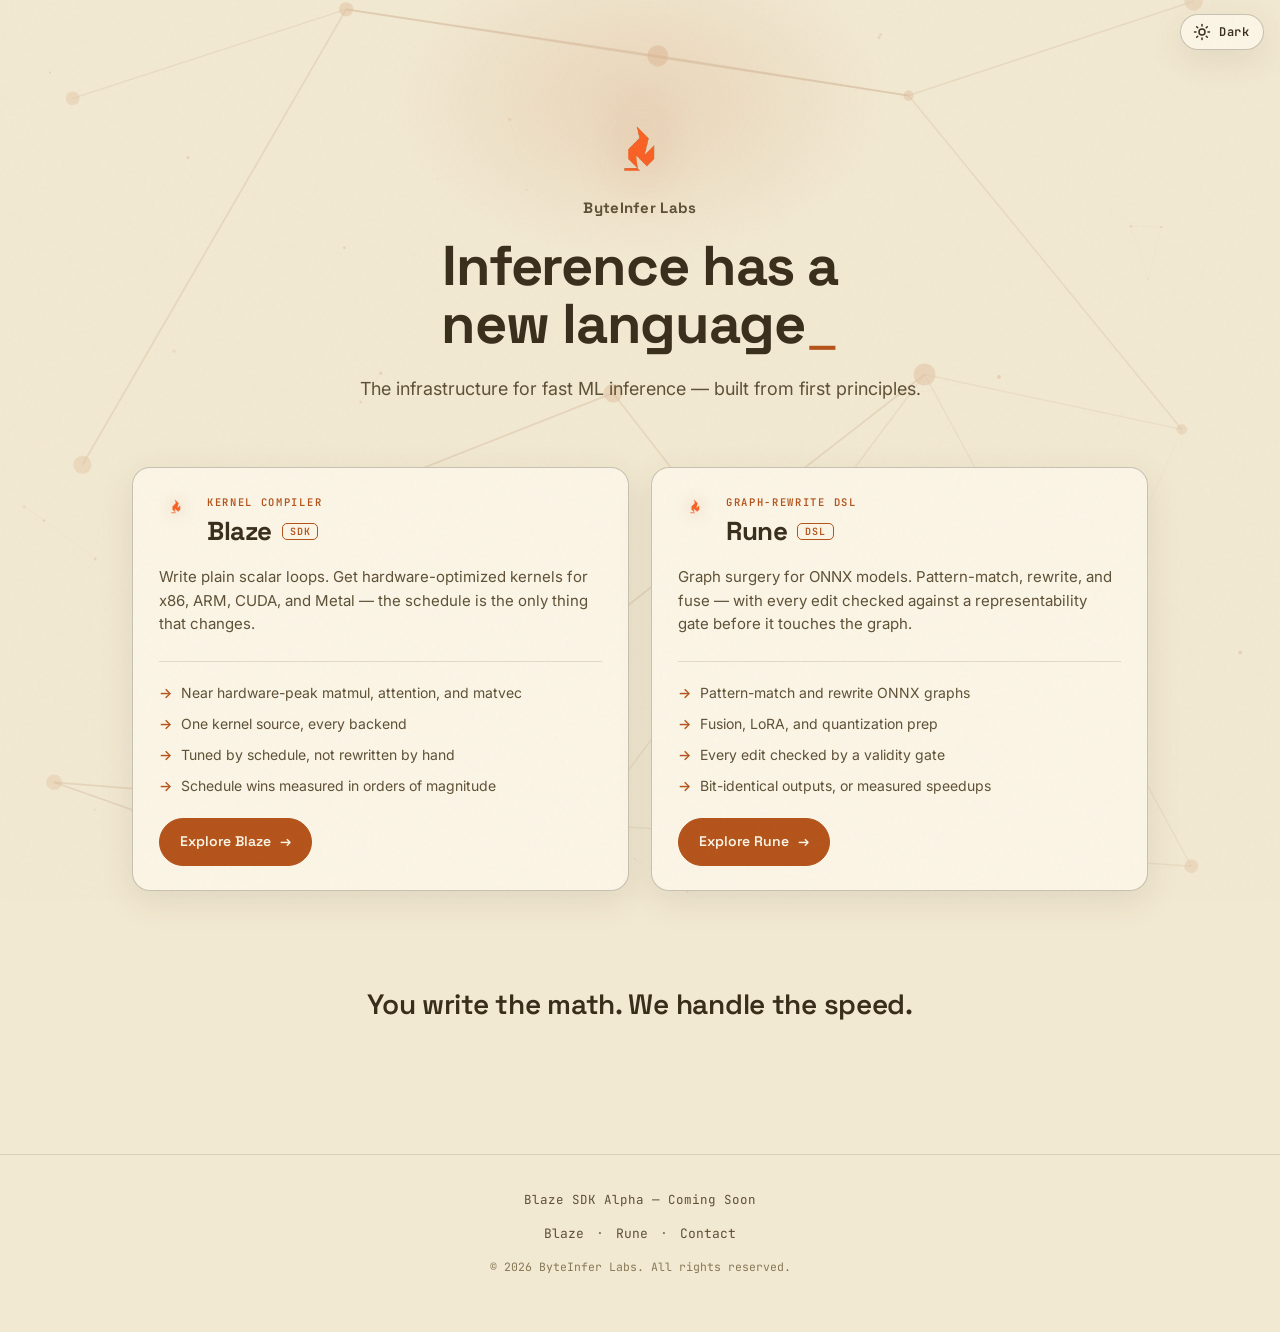
<file: index.html>
<!DOCTYPE html>
<html lang="en">
<head>
    <meta charset="UTF-8">
    <meta name="viewport" content="width=device-width, initial-scale=1.0">
    <title>ByteInfer Labs — Fast ML Inference, Built from First Principles</title>
    <meta name="description" content="ByteInfer Labs — the infrastructure for fast ML inference, built from first principles. Home of the Blaze kernel compiler and the Rune graph-rewrite DSL.">
    <script>try{if((localStorage.getItem('byteinfer-theme')||'light')==='dark')document.documentElement.setAttribute('data-theme','dark');}catch(e){}</script>
    <link rel="preconnect" href="https://fonts.googleapis.com">
    <link rel="preconnect" href="https://fonts.gstatic.com" crossorigin>
    <link href="https://fonts.googleapis.com/css2?family=JetBrains+Mono:wght@300;400;500;600&family=Inter:wght@300;400;500;600;700;800&family=Space+Grotesk:wght@400;500;600;700&display=swap" rel="stylesheet">
    <link rel="stylesheet" href="styles.css">
</head>
<body>
    <button id="theme-toggle" type="button" aria-label="Toggle color theme" title="Toggle light / dark">
        <svg class="ic-sun" viewBox="0 0 24 24" width="18" height="18" fill="none" stroke="currentColor" stroke-width="2" stroke-linecap="round" stroke-linejoin="round"><circle cx="12" cy="12" r="4"></circle><path d="M12 2v2M12 20v2M4.9 4.9l1.4 1.4M17.7 17.7l1.4 1.4M2 12h2M20 12h2M4.9 19.1l1.4-1.4M17.7 6.3l1.4-1.4"></path></svg>
        <svg class="ic-moon" viewBox="0 0 24 24" width="18" height="18" fill="none" stroke="currentColor" stroke-width="2" stroke-linecap="round" stroke-linejoin="round"><path d="M21 12.8A9 9 0 1 1 11.2 3a7 7 0 0 0 9.8 9.8z"></path></svg>
        <span class="tlbl">Dark</span>
    </button>

    <div class="noise-overlay"></div>
    <canvas id="graph-canvas"></canvas>
    <canvas id="neural-canvas"></canvas>

    <!-- Hero -->
    <section class="hero">
        <div class="hero-content">
            <div class="logo-container">
                <img src="flame-transparent.png" alt="" class="flame">
            </div>
            <h2 class="brand-name">ByteInfer Labs</h2>
            <h1 class="tagline">Inference has a new language<span class="cursor">_</span></h1>
            <p class="subtitle">The infrastructure for fast ML inference — built from first principles.</p>
        </div>
    </section>

    <!-- Products -->
    <section class="product-section">
        <div class="product-grid">
            <!-- Blaze -->
            <div class="product-card">
                <div class="product-card-inner">
                    <div class="product-header">
                        <img src="flame-transparent.png" alt="" class="product-flame">
                        <div>
                            <div class="product-eyebrow">Kernel compiler</div>
                            <h3 class="product-name">Blaze <span class="product-badge">SDK</span></h3>
                        </div>
                    </div>
                    <p class="product-desc">Write plain scalar loops. Get hardware-optimized kernels for x86, ARM, CUDA, and Metal — the schedule is the only thing that changes.</p>
                    <ul class="product-points">
                        <li>Near hardware-peak matmul, attention, and matvec</li>
                        <li>One kernel source, every backend</li>
                        <li>Tuned by schedule, not rewritten by hand</li>
                        <li>Schedule wins measured in orders of magnitude</li>
                    </ul>
                    <a href="blaze.html" class="cta-btn">Explore Blaze <span class="arrow">→</span></a>
                </div>
            </div>

            <!-- Rune -->
            <div class="product-card">
                <div class="product-card-inner">
                    <div class="product-header">
                        <img src="flame-transparent.png" alt="" class="product-flame">
                        <div>
                            <div class="product-eyebrow">Graph-rewrite DSL</div>
                            <h3 class="product-name">Rune <span class="product-badge">DSL</span></h3>
                        </div>
                    </div>
                    <p class="product-desc">Graph surgery for ONNX models. Pattern-match, rewrite, and fuse — with every edit checked against a representability gate before it touches the graph.</p>
                    <ul class="product-points">
                        <li>Pattern-match and rewrite ONNX graphs</li>
                        <li>Fusion, LoRA, and quantization prep</li>
                        <li>Every edit checked by a validity gate</li>
                        <li>Bit-identical outputs, or measured speedups</li>
                    </ul>
                    <a href="rune.html" class="cta-btn">Explore Rune <span class="arrow">→</span></a>
                </div>
            </div>
        </div>
    </section>

    <!-- Philosophy -->
    <section class="philosophy">
        <p>You write the math. We handle the speed.</p>
    </section>

    <!-- Footer -->
    <footer class="site-footer">
        <div class="footer-inner">
            <div class="footer-status">Blaze SDK Alpha — Coming Soon</div>
            <div class="footer-links">
                <a href="blaze.html">Blaze</a>
                <span class="footer-dot">·</span>
                <a href="rune.html">Rune</a>
                <span class="footer-dot">·</span>
                <a href="mailto:hello@byteinfer.ai">Contact</a>
            </div>
            <div class="footer-copy">© 2026 ByteInfer Labs. All rights reserved.</div>
        </div>
    </footer>

    <script src="script.js"></script>
</body>
</html>
</file>
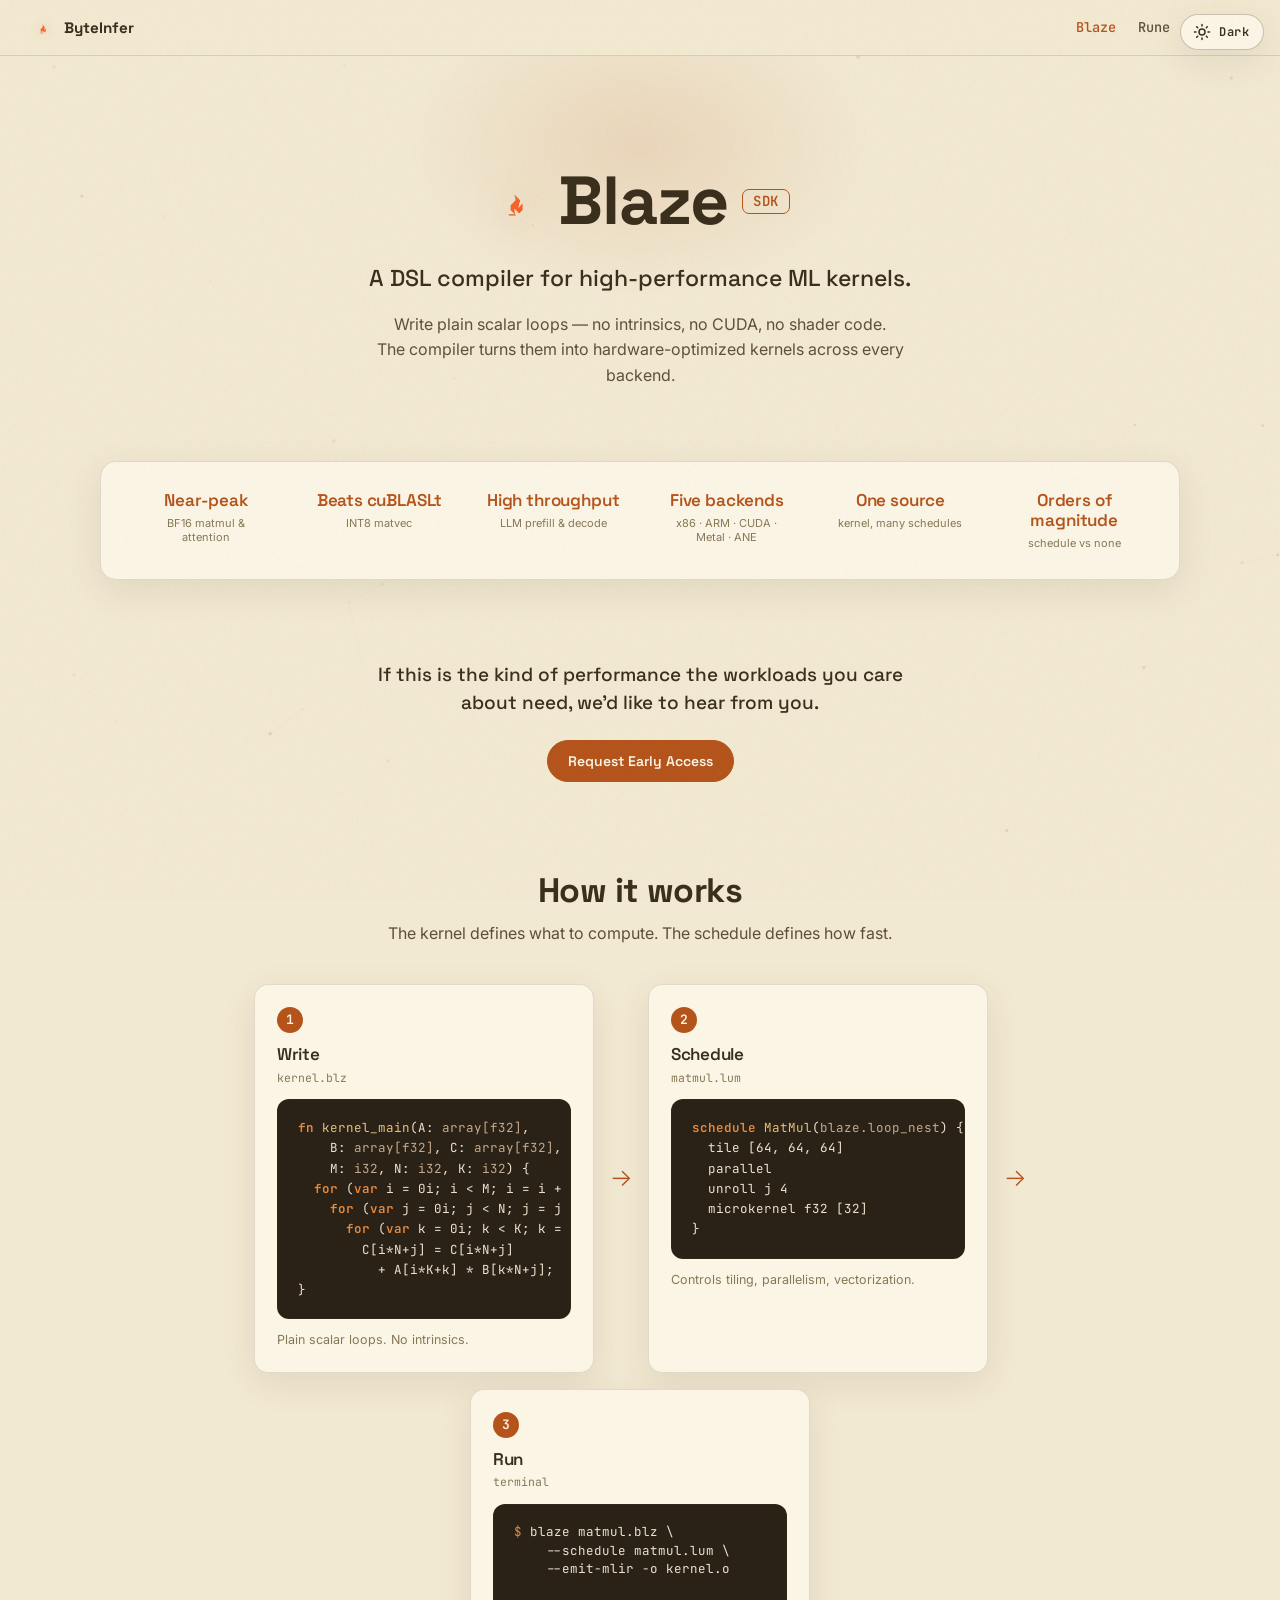
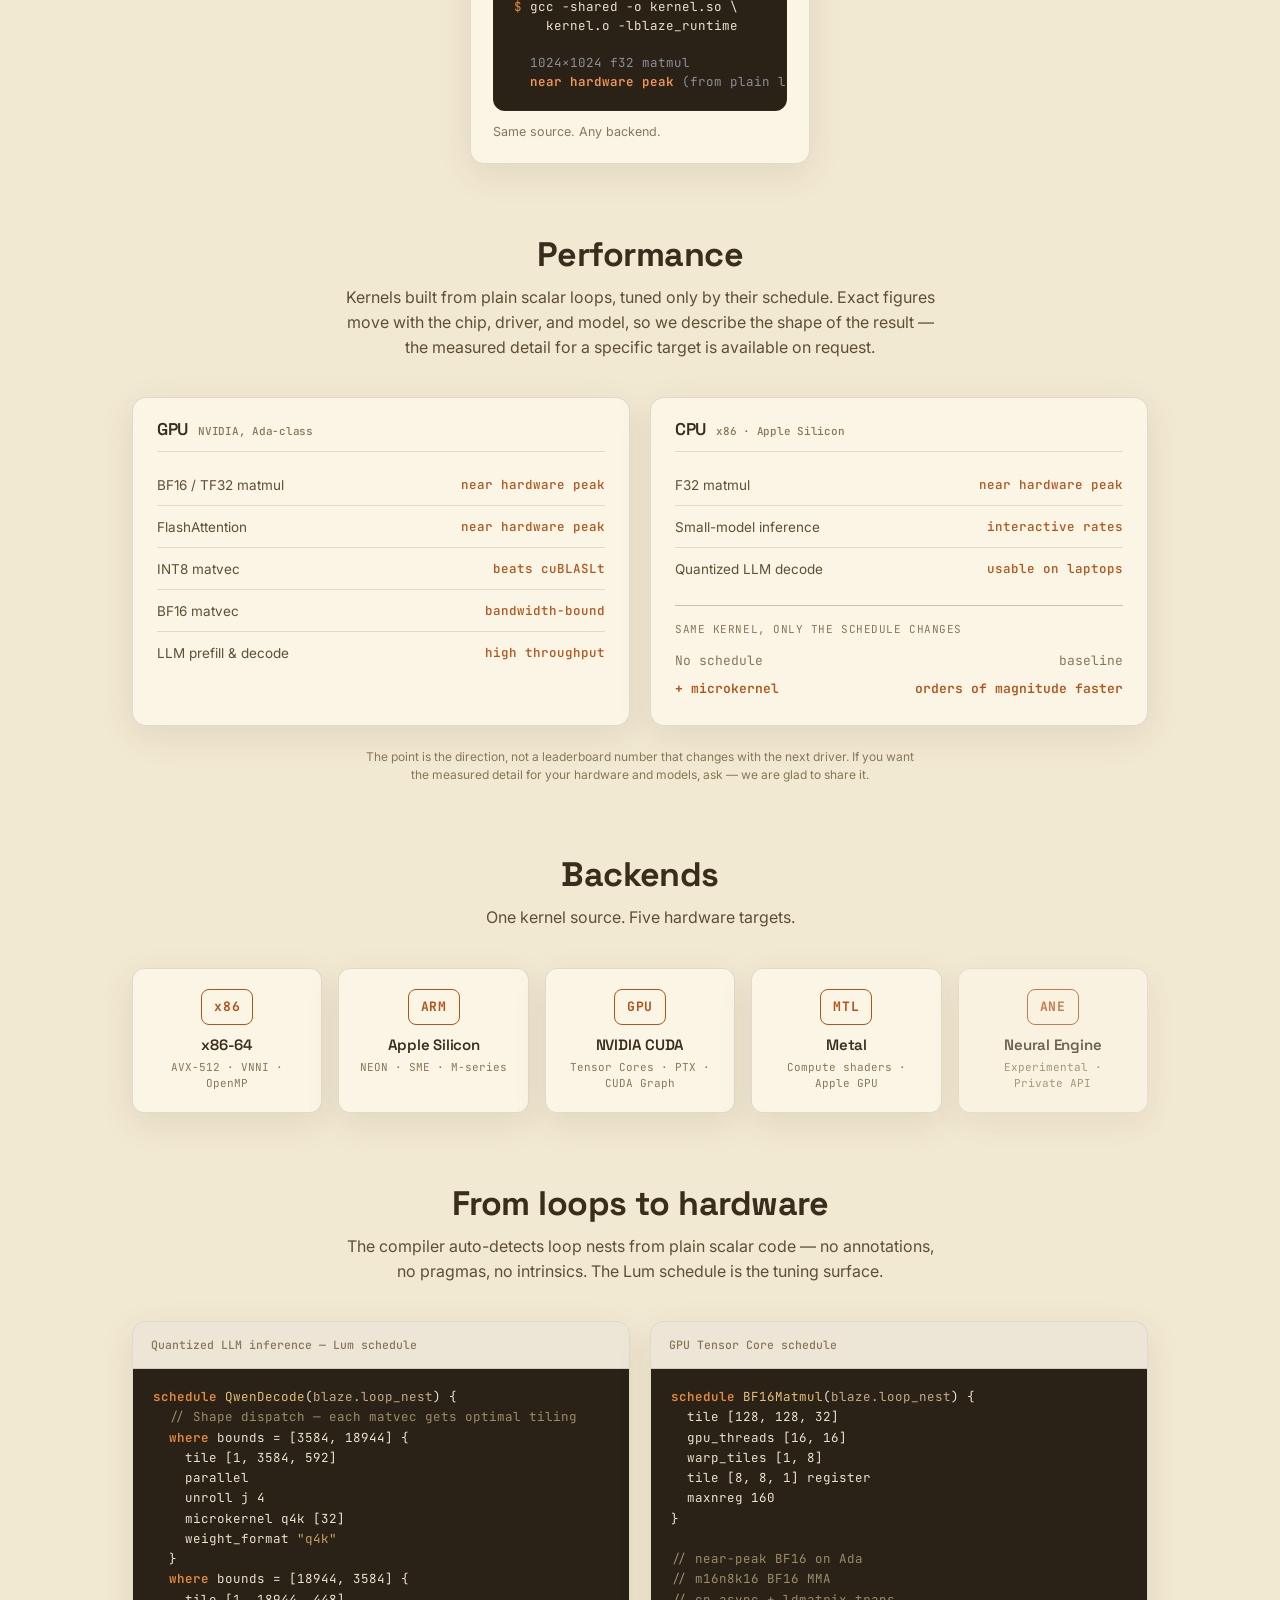
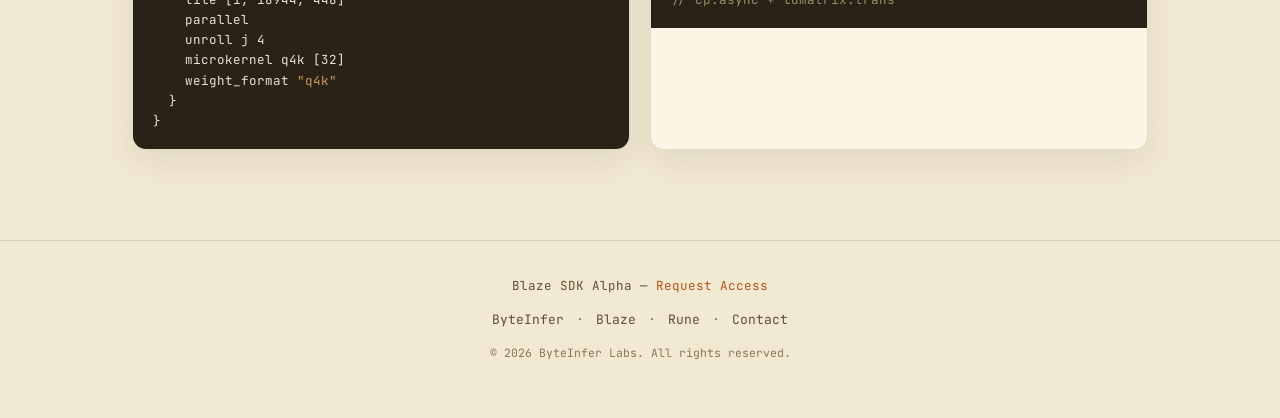
<file: blaze.html>
<!DOCTYPE html>
<html lang="en">
<head>
    <meta charset="UTF-8">
    <meta name="viewport" content="width=device-width, initial-scale=1.0">
    <title>Blaze SDK — High-Performance ML Kernels</title>
    <meta name="description" content="Blaze SDK — Write scalar loops, get hardware-optimized kernels for x86, ARM, CUDA, and Metal. From ByteInfer Labs.">
    <script>try{if((localStorage.getItem('byteinfer-theme')||'light')==='dark')document.documentElement.setAttribute('data-theme','dark');}catch(e){}</script>
    <link rel="preconnect" href="https://fonts.googleapis.com">
    <link rel="preconnect" href="https://fonts.gstatic.com" crossorigin>
    <link href="https://fonts.googleapis.com/css2?family=JetBrains+Mono:wght@300;400;500;600&family=Inter:wght@300;400;500;600;700;800&family=Space+Grotesk:wght@400;500;600;700&display=swap" rel="stylesheet">
    <link rel="stylesheet" href="styles.css">
</head>
<body class="blaze-page">
    <button id="theme-toggle" type="button" aria-label="Toggle color theme" title="Toggle light / dark">
        <svg class="ic-sun" viewBox="0 0 24 24" width="18" height="18" fill="none" stroke="currentColor" stroke-width="2" stroke-linecap="round" stroke-linejoin="round"><circle cx="12" cy="12" r="4"></circle><path d="M12 2v2M12 20v2M4.9 4.9l1.4 1.4M17.7 17.7l1.4 1.4M2 12h2M20 12h2M4.9 19.1l1.4-1.4M17.7 6.3l1.4-1.4"></path></svg>
        <svg class="ic-moon" viewBox="0 0 24 24" width="18" height="18" fill="none" stroke="currentColor" stroke-width="2" stroke-linecap="round" stroke-linejoin="round"><path d="M21 12.8A9 9 0 1 1 11.2 3a7 7 0 0 0 9.8 9.8z"></path></svg>
        <span class="tlbl">Dark</span>
    </button>
    <div class="noise-overlay"></div>
    <canvas id="graph-canvas"></canvas>

    <!-- Nav bar -->
    <nav class="topnav">
        <a href="index.html" class="topnav-brand">
            <img src="flame-transparent.png" alt="" class="topnav-flame">
            ByteInfer
        </a>
        <div class="topnav-links">
            <a href="blaze.html" class="active">Blaze</a>
            <a href="rune.html">Rune</a>
            <a href="mailto:hello@byteinfer.ai">Contact</a>
        </div>
    </nav>

    <!-- Hero -->
    <section class="blaze-hero">
        <div class="blaze-hero-content">
            <div class="blaze-hero-title">
                <img src="flame-transparent.png" alt="" class="blaze-hero-flame">
                <h1>Blaze <span class="blaze-badge">SDK</span></h1>
            </div>
            <p class="blaze-hero-sub">A DSL compiler for high-performance ML kernels.</p>
            <p class="blaze-hero-desc">Write plain scalar loops — no intrinsics, no CUDA, no shader code.<br>The compiler turns them into hardware-optimized kernels across every backend.</p>
        </div>
    </section>

    <!-- Numbers Strip -->
    <section class="numbers-strip">
        <div class="numbers-strip-inner qual">
            <div class="strip-number">
                <span class="strip-value">Near-peak</span>
                <span class="strip-label">BF16 matmul &amp; attention</span>
            </div>
            <div class="strip-sep"></div>
            <div class="strip-number">
                <span class="strip-value">Beats cuBLASLt</span>
                <span class="strip-label">INT8 matvec</span>
            </div>
            <div class="strip-sep"></div>
            <div class="strip-number">
                <span class="strip-value">High throughput</span>
                <span class="strip-label">LLM prefill &amp; decode</span>
            </div>
            <div class="strip-sep"></div>
            <div class="strip-number">
                <span class="strip-value">Five backends</span>
                <span class="strip-label">x86 · ARM · CUDA · Metal · ANE</span>
            </div>
            <div class="strip-sep"></div>
            <div class="strip-number">
                <span class="strip-value">One source</span>
                <span class="strip-label">kernel, many schedules</span>
            </div>
            <div class="strip-sep"></div>
            <div class="strip-number">
                <span class="strip-value">Orders of magnitude</span>
                <span class="strip-label">schedule vs none</span>
            </div>
        </div>
    </section>

    <!-- CTA after numbers -->
    <section class="cta-strip">
        <p class="cta-strip-text">If this is the kind of performance the workloads you care about need, we'd like to hear from you.</p>
        <button class="cta-btn" onclick="openAccessModal()">Request Early Access</button>
    </section>

    <!-- How It Works -->
    <section class="how-section">
        <h2 class="section-title">How it works</h2>
        <p class="section-sub">The kernel defines what to compute. The schedule defines how fast.</p>

        <div class="how-columns">
            <div class="how-col">
                <div class="how-step">1</div>
                <h3>Write</h3>
                <p class="how-file">kernel.blz</p>
                <pre class="code-block"><code><span class="kw">fn</span> <span class="fn">kernel_main</span>(A: <span class="ty">array[f32]</span>,
    B: <span class="ty">array[f32]</span>, C: <span class="ty">array[f32]</span>,
    M: <span class="ty">i32</span>, N: <span class="ty">i32</span>, K: <span class="ty">i32</span>) {
  <span class="kw">for</span> (<span class="kw">var</span> i = 0i; i &lt; M; i = i + 1i)
    <span class="kw">for</span> (<span class="kw">var</span> j = 0i; j &lt; N; j = j + 1i)
      <span class="kw">for</span> (<span class="kw">var</span> k = 0i; k &lt; K; k = k + 1i)
        C[i*N+j] = C[i*N+j]
          + A[i*K+k] * B[k*N+j];
}</code></pre>
                <p class="how-note">Plain scalar loops. No intrinsics.</p>
            </div>

            <div class="how-arrow">→</div>

            <div class="how-col">
                <div class="how-step">2</div>
                <h3>Schedule</h3>
                <p class="how-file">matmul.lum</p>
                <pre class="code-block"><code><span class="kw">schedule</span> <span class="fn">MatMul</span>(<span class="ty">blaze.loop_nest</span>) {
  tile [64, 64, 64]
  parallel
  unroll j 4
  microkernel f32 [32]
}</code></pre>
                <p class="how-note">Controls tiling, parallelism, vectorization.</p>
            </div>

            <div class="how-arrow">→</div>

            <div class="how-col">
                <div class="how-step">3</div>
                <h3>Run</h3>
                <p class="how-file">terminal</p>
                <pre class="code-block code-terminal"><code><span class="prompt">$</span> blaze matmul.blz \
    --schedule matmul.lum \
    --emit-mlir -o kernel.o

<span class="prompt">$</span> gcc -shared -o kernel.so \
    kernel.o -lblaze_runtime

<span class="dim">  1024×1024 f32 matmul</span>
<span class="accent">  near hardware peak</span> <span class="dim">(from plain loops)</span></code></pre>
                <p class="how-note">Same source. Any backend.</p>
            </div>
        </div>
    </section>

    <!-- Performance -->
    <section class="perf-section">
        <h2 class="section-title">Performance</h2>
        <p class="section-sub">Kernels built from plain scalar loops, tuned only by their schedule. Exact figures move with the chip, driver, and model, so we describe the shape of the result — the measured detail for a specific target is available on request.</p>

        <div class="cap-grid">
            <div class="cap-card">
                <h3>GPU <span class="perf-hw">NVIDIA, Ada-class</span></h3>
                <div class="cap-rows">
                    <div class="cap-row"><span class="cap-kernel">BF16 / TF32 matmul</span><span class="cap-val">near hardware peak</span></div>
                    <div class="cap-row"><span class="cap-kernel">FlashAttention</span><span class="cap-val">near hardware peak</span></div>
                    <div class="cap-row"><span class="cap-kernel">INT8 matvec</span><span class="cap-val">beats cuBLASLt</span></div>
                    <div class="cap-row"><span class="cap-kernel">BF16 matvec</span><span class="cap-val">bandwidth-bound</span></div>
                    <div class="cap-row"><span class="cap-kernel">LLM prefill &amp; decode</span><span class="cap-val">high throughput</span></div>
                </div>
            </div>
            <div class="cap-card">
                <h3>CPU <span class="perf-hw">x86 · Apple Silicon</span></h3>
                <div class="cap-rows">
                    <div class="cap-row"><span class="cap-kernel">F32 matmul</span><span class="cap-val">near hardware peak</span></div>
                    <div class="cap-row"><span class="cap-kernel">Small-model inference</span><span class="cap-val">interactive rates</span></div>
                    <div class="cap-row"><span class="cap-kernel">Quantized LLM decode</span><span class="cap-val">usable on laptops</span></div>
                </div>
                <div class="perf-callout">
                    <div class="perf-callout-label">Same kernel, only the schedule changes</div>
                    <div class="perf-callout-row"><span class="dim">No schedule</span><span class="dim">baseline</span></div>
                    <div class="perf-callout-row"><span class="accent">+ microkernel</span><span class="accent">orders of magnitude faster</span></div>
                </div>
            </div>
        </div>
        <p class="perf-note">The point is the direction, not a leaderboard number that changes with the next driver. If you want the measured detail for your hardware and models, ask — we are glad to share it.</p>
    </section>

    <!-- Backends -->
    <section class="backends-section">
        <h2 class="section-title">Backends</h2>
        <p class="section-sub">One kernel source. Five hardware targets.</p>

        <div class="backends-grid">
            <div class="backend-card">
                <div class="backend-icon">x86</div>
                <h3>x86-64</h3>
                <p>AVX-512 · VNNI · OpenMP</p>
            </div>
            <div class="backend-card">
                <div class="backend-icon">ARM</div>
                <h3>Apple Silicon</h3>
                <p>NEON · SME · M-series</p>
            </div>
            <div class="backend-card">
                <div class="backend-icon">GPU</div>
                <h3>NVIDIA CUDA</h3>
                <p>Tensor Cores · PTX · CUDA Graph</p>
            </div>
            <div class="backend-card">
                <div class="backend-icon">MTL</div>
                <h3>Metal</h3>
                <p>Compute shaders · Apple GPU</p>
            </div>
            <div class="backend-card backend-experimental">
                <div class="backend-icon">ANE</div>
                <h3>Neural Engine</h3>
                <p>Experimental · Private API</p>
            </div>
        </div>
    </section>

    <!-- Code Example -->
    <section class="example-section">
        <h2 class="section-title">From loops to hardware</h2>
        <p class="section-sub">The compiler auto-detects loop nests from plain scalar code — no annotations, no pragmas, no intrinsics. The Lum schedule is the tuning surface.</p>

        <div class="example-grid">
            <div class="example-block">
                <div class="example-label">Quantized LLM inference — Lum schedule</div>
                <pre class="code-block"><code><span class="kw">schedule</span> <span class="fn">QwenDecode</span>(<span class="ty">blaze.loop_nest</span>) {
  <span class="cm">// Shape dispatch — each matvec gets optimal tiling</span>
  <span class="kw">where</span> bounds = [3584, 18944] {
    tile [1, 3584, 592]
    parallel
    unroll j 4
    microkernel q4k [32]
    weight_format <span class="str">"q4k"</span>
  }
  <span class="kw">where</span> bounds = [18944, 3584] {
    tile [1, 18944, 448]
    parallel
    unroll j 4
    microkernel q4k [32]
    weight_format <span class="str">"q4k"</span>
  }
}</code></pre>
            </div>
            <div class="example-block">
                <div class="example-label">GPU Tensor Core schedule</div>
                <pre class="code-block"><code><span class="kw">schedule</span> <span class="fn">BF16Matmul</span>(<span class="ty">blaze.loop_nest</span>) {
  tile [128, 128, 32]
  gpu_threads [16, 16]
  warp_tiles [1, 8]
  tile [8, 8, 1] register
  maxnreg 160
}

<span class="cm">// near-peak BF16 on Ada</span>
<span class="cm">// m16n8k16 BF16 MMA</span>
<span class="cm">// cp.async + ldmatrix.trans</span></code></pre>
            </div>
        </div>
    </section>

    <!-- Access Modal -->
    <div id="access-modal" class="modal-overlay" style="display:none;">
        <div class="modal-box">
            <button class="modal-close" onclick="closeAccessModal()">&times;</button>
            <h2 class="modal-title">Request Early Access</h2>
            <p class="modal-sub">Alpha builds shipping to early partners.</p>
            <form id="access-form" class="access-form" action="https://formspree.io/f/xeenpjgl" method="POST">
                <input type="hidden" name="_subject" value="Blaze SDK Early Access Request">
                <input type="hidden" name="source" value="blaze-landing">
                <input type="text" name="name" placeholder="Name" required class="access-input" autocomplete="name">
                <input type="text" name="company" placeholder="Company / Org" class="access-input" autocomplete="organization">
                <input type="email" name="email" placeholder="you@company.com" required class="access-input" autocomplete="email">
                <textarea name="usecase" placeholder="What are you building? (optional)" class="access-input access-textarea" rows="3"></textarea>
                <button type="submit" class="cta-btn access-btn">Submit</button>
            </form>
            <div id="access-success" class="access-success" style="display:none;">
                <span class="access-check">&#10003;</span> You're on the list. We'll be in touch.
            </div>
        </div>
    </div>

    <!-- Footer -->
    <footer class="site-footer">
        <div class="footer-inner">
            <div class="footer-status">Blaze SDK Alpha — <a class="footer-access-link" onclick="openAccessModal()">Request Access</a></div>
            <div class="footer-links">
                <a href="index.html">ByteInfer</a>
                <span class="footer-dot">·</span>
                <a href="blaze.html">Blaze</a>
                <span class="footer-dot">·</span>
                <a href="rune.html">Rune</a>
                <span class="footer-dot">·</span>
                <a href="mailto:hello@byteinfer.ai">Contact</a>
            </div>
            <div class="footer-copy">© 2026 ByteInfer Labs. All rights reserved.</div>
        </div>
    </footer>

    <script src="script.js"></script>
</body>
</html>
</file>
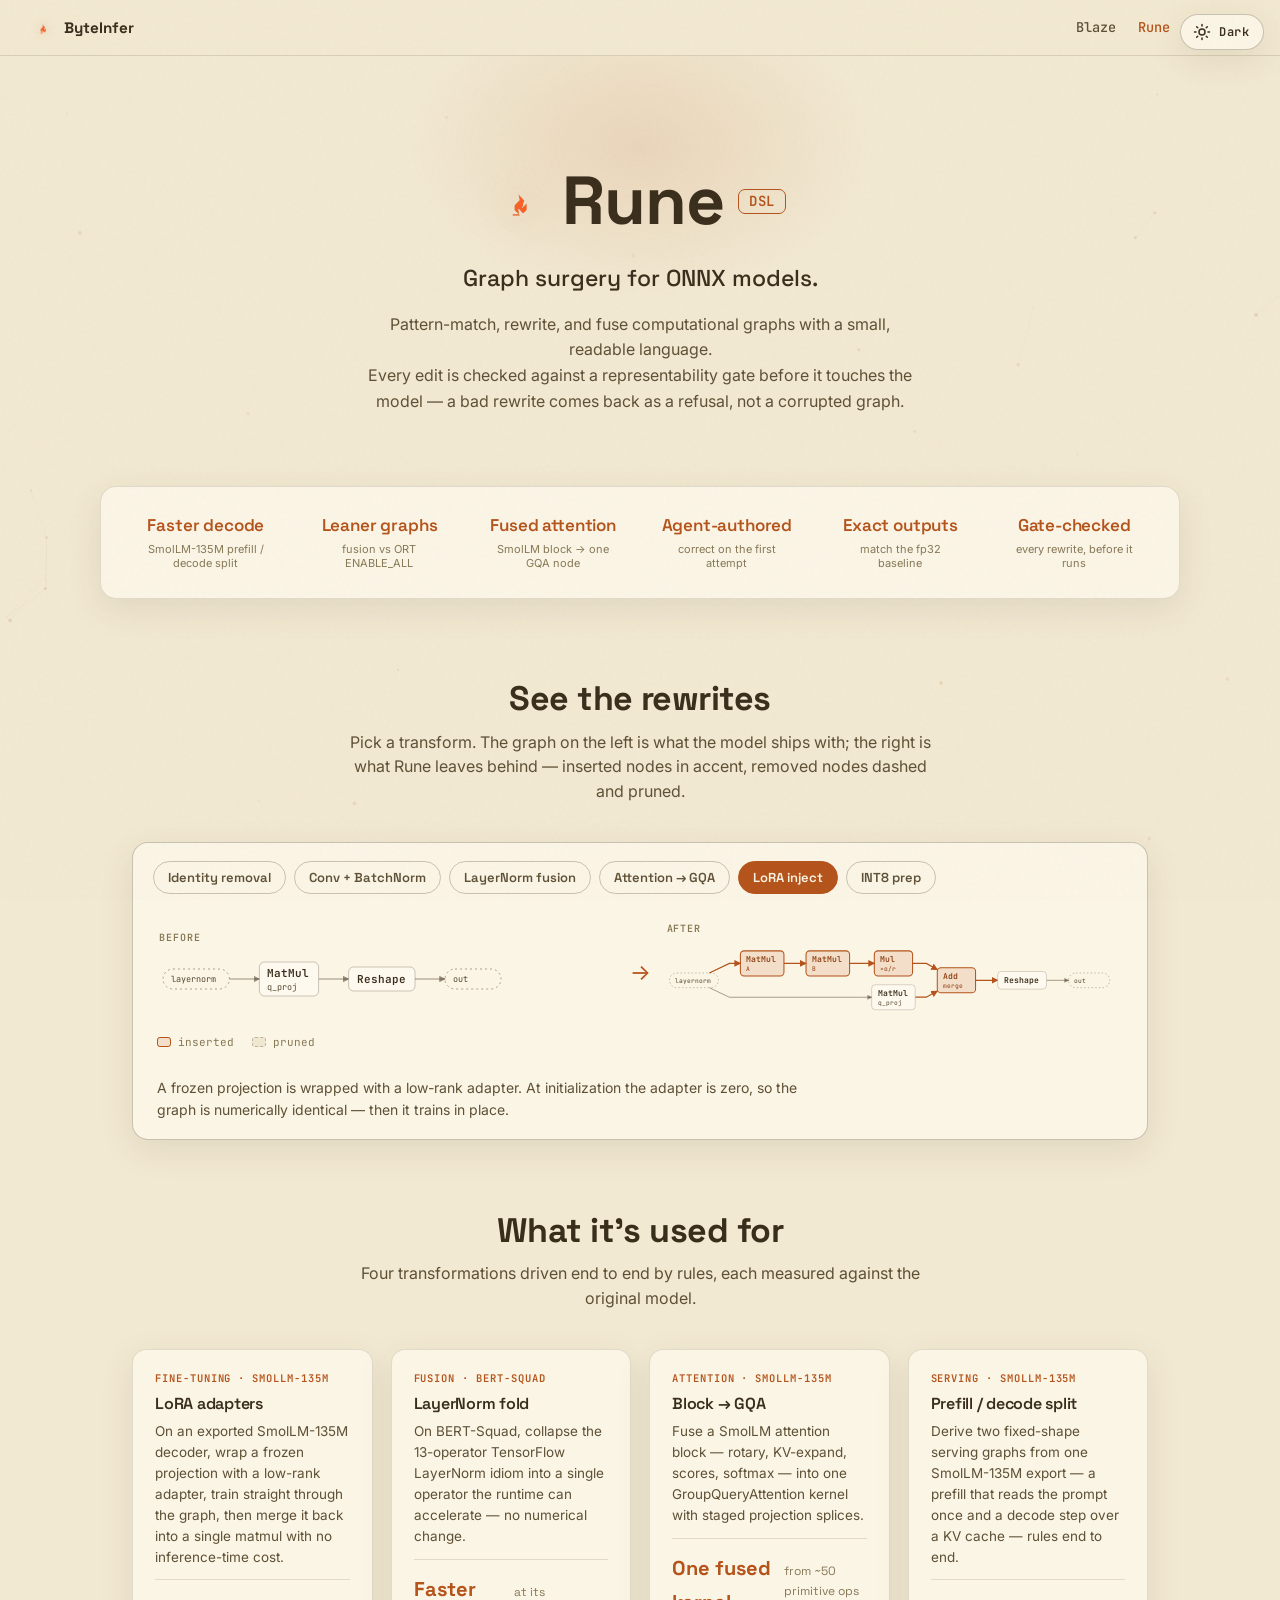
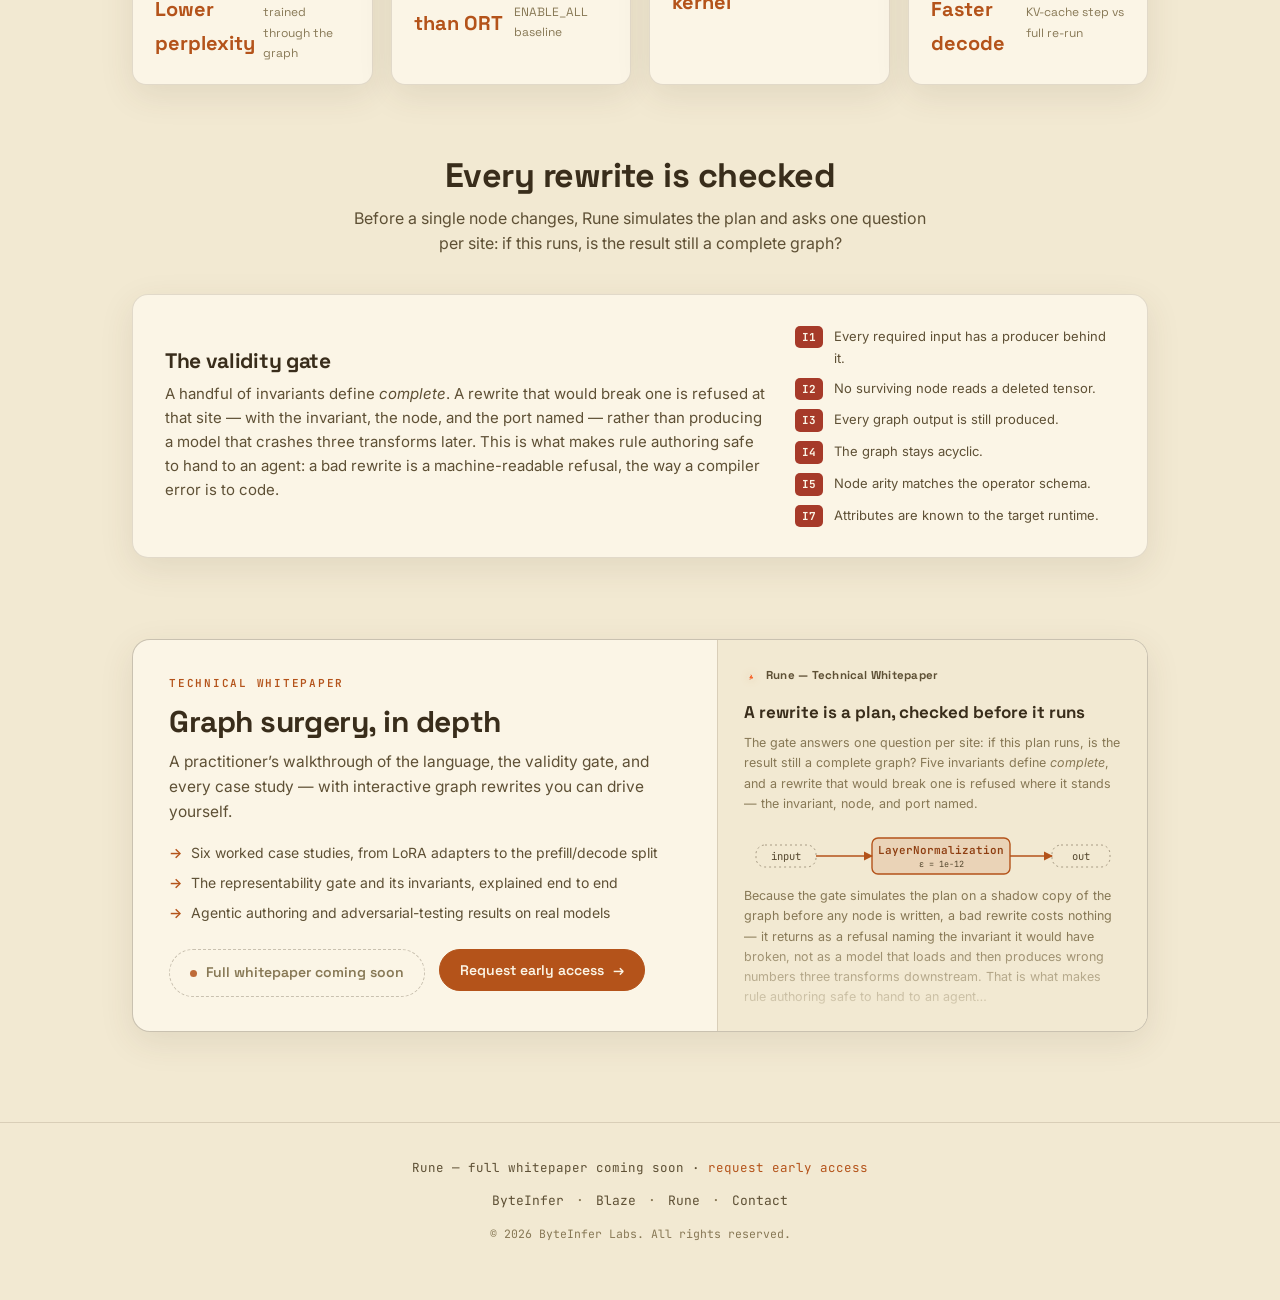
<file: rune.html>
<!DOCTYPE html>
<html lang="en">
<head>
    <meta charset="UTF-8">
    <meta name="viewport" content="width=device-width, initial-scale=1.0">
    <title>Rune — Graph Surgery for ONNX Models</title>
    <meta name="description" content="Rune — a graph-rewrite DSL for ONNX. Pattern-match, rewrite, and fuse computational graphs, with every edit checked against a representability gate. From ByteInfer Labs.">
    <script>try{if((localStorage.getItem('byteinfer-theme')||'light')==='dark')document.documentElement.setAttribute('data-theme','dark');}catch(e){}</script>
    <link rel="preconnect" href="https://fonts.googleapis.com">
    <link rel="preconnect" href="https://fonts.gstatic.com" crossorigin>
    <link href="https://fonts.googleapis.com/css2?family=JetBrains+Mono:wght@300;400;500;600&family=Inter:wght@300;400;500;600;700;800&family=Space+Grotesk:wght@400;500;600;700&display=swap" rel="stylesheet">
    <link rel="stylesheet" href="styles.css">
</head>
<body class="blaze-page">
    <button id="theme-toggle" type="button" aria-label="Toggle color theme" title="Toggle light / dark">
        <svg class="ic-sun" viewBox="0 0 24 24" width="18" height="18" fill="none" stroke="currentColor" stroke-width="2" stroke-linecap="round" stroke-linejoin="round"><circle cx="12" cy="12" r="4"></circle><path d="M12 2v2M12 20v2M4.9 4.9l1.4 1.4M17.7 17.7l1.4 1.4M2 12h2M20 12h2M4.9 19.1l1.4-1.4M17.7 6.3l1.4-1.4"></path></svg>
        <svg class="ic-moon" viewBox="0 0 24 24" width="18" height="18" fill="none" stroke="currentColor" stroke-width="2" stroke-linecap="round" stroke-linejoin="round"><path d="M21 12.8A9 9 0 1 1 11.2 3a7 7 0 0 0 9.8 9.8z"></path></svg>
        <span class="tlbl">Dark</span>
    </button>
    <div class="noise-overlay"></div>
    <canvas id="graph-canvas"></canvas>

    <!-- Nav -->
    <nav class="topnav">
        <a href="index.html" class="topnav-brand">
            <img src="flame-transparent.png" alt="" class="topnav-flame">
            ByteInfer
        </a>
        <div class="topnav-links">
            <a href="blaze.html">Blaze</a>
            <a href="rune.html" class="active">Rune</a>
            <a href="mailto:hello@byteinfer.ai">Contact</a>
        </div>
    </nav>

    <!-- Hero -->
    <section class="blaze-hero">
        <div class="blaze-hero-content">
            <div class="blaze-hero-title">
                <img src="flame-transparent.png" alt="" class="blaze-hero-flame">
                <h1>Rune <span class="blaze-badge">DSL</span></h1>
            </div>
            <p class="blaze-hero-sub">Graph surgery for ONNX models.</p>
            <p class="blaze-hero-desc">Pattern-match, rewrite, and fuse computational graphs with a small, readable language.<br>Every edit is checked against a representability gate before it touches the model — a bad rewrite comes back as a refusal, not a corrupted graph.</p>
        </div>
    </section>

    <!-- Numbers -->
    <section class="numbers-strip">
        <div class="numbers-strip-inner qual">
            <div class="strip-number"><span class="strip-value">Faster decode</span><span class="strip-label">SmolLM-135M prefill / decode split</span></div>
            <div class="strip-sep"></div>
            <div class="strip-number"><span class="strip-value">Leaner graphs</span><span class="strip-label">fusion vs ORT ENABLE_ALL</span></div>
            <div class="strip-sep"></div>
            <div class="strip-number"><span class="strip-value">Fused attention</span><span class="strip-label">SmolLM block → one GQA node</span></div>
            <div class="strip-sep"></div>
            <div class="strip-number"><span class="strip-value">Agent-authored</span><span class="strip-label">correct on the first attempt</span></div>
            <div class="strip-sep"></div>
            <div class="strip-number"><span class="strip-value">Exact outputs</span><span class="strip-label">match the fp32 baseline</span></div>
            <div class="strip-sep"></div>
            <div class="strip-number"><span class="strip-value">Gate-checked</span><span class="strip-label">every rewrite, before it runs</span></div>
        </div>
    </section>

    <!-- Graph gallery -->
    <section class="figure-section">
        <h2 class="section-title">See the rewrites</h2>
        <p class="section-sub">Pick a transform. The graph on the left is what the model ships with; the right is what Rune leaves behind — inserted nodes in accent, removed nodes dashed and pruned.</p>
        <div id="graph-gallery" data-active="lora">
            <div class="gg-btns">
                <button class="rulebtn" data-g="identity">Identity removal</button>
                <button class="rulebtn" data-g="bnfold">Conv + BatchNorm</button>
                <button class="rulebtn" data-g="layernorm">LayerNorm fusion</button>
                <button class="rulebtn" data-g="gqa">Attention &#8594; GQA</button>
                <button class="rulebtn" data-g="lora">LoRA inject</button>
                <button class="rulebtn" data-g="qdq">INT8 prep</button>
            </div>
            <div class="gg-stage">
                <div class="gg-half"><div class="gg-glabel">Before</div><div class="gg-g" id="gg-before"></div></div>
                <div class="gg-arrow">&#8594;</div>
                <div class="gg-half"><div class="gg-glabel">After</div><div class="gg-g" id="gg-after"></div></div>
            </div>
            <div class="gg-legend">
                <span><span class="gg-sw" style="background:var(--nd-new-fill);border:1px solid var(--accent)"></span> inserted</span>
                <span><span class="gg-sw" style="background:var(--nd-dead-fill);border:1px dashed var(--edge-dead)"></span> pruned</span>
            </div>
            <p class="gg-note" id="gg-note"></p>
        </div>
    </section>

    <!-- Case studies -->
    <section class="cases-section">
        <h2 class="section-title">What it&rsquo;s used for</h2>
        <p class="section-sub">Four transformations driven end to end by rules, each measured against the original model.</p>
        <div class="cases-grid">
            <div class="case-card">
                <div class="case-tag">Fine-tuning · SmolLM-135M</div>
                <h3>LoRA adapters</h3>
                <p>On an exported SmolLM-135M decoder, wrap a frozen projection with a low-rank adapter, train straight through the graph, then merge it back into a single matmul with no inference-time cost.</p>
                <div class="case-metric"><span class="cm-val">Lower perplexity</span><span class="cm-lab">trained through the graph</span></div>
            </div>
            <div class="case-card">
                <div class="case-tag">Fusion · BERT-Squad</div>
                <h3>LayerNorm fold</h3>
                <p>On BERT-Squad, collapse the 13-operator TensorFlow LayerNorm idiom into a single operator the runtime can accelerate — no numerical change.</p>
                <div class="case-metric"><span class="cm-val">Faster than ORT</span><span class="cm-lab">at its ENABLE_ALL baseline</span></div>
            </div>
            <div class="case-card">
                <div class="case-tag">Attention · SmolLM-135M</div>
                <h3>Block → GQA</h3>
                <p>Fuse a SmolLM attention block — rotary, KV-expand, scores, softmax — into one GroupQueryAttention kernel with staged projection splices.</p>
                <div class="case-metric"><span class="cm-val">One fused kernel</span><span class="cm-lab">from ~50 primitive ops</span></div>
            </div>
            <div class="case-card">
                <div class="case-tag">Serving · SmolLM-135M</div>
                <h3>Prefill / decode split</h3>
                <p>Derive two fixed-shape serving graphs from one SmolLM-135M export — a prefill that reads the prompt once and a decode step over a KV cache — rules end to end.</p>
                <div class="case-metric"><span class="cm-val">Faster decode</span><span class="cm-lab">KV-cache step vs full re-run</span></div>
            </div>
        </div>
    </section>

    <!-- Validity gate -->
    <section class="gate-section">
        <h2 class="section-title">Every rewrite is checked</h2>
        <p class="section-sub">Before a single node changes, Rune simulates the plan and asks one question per site: if this runs, is the result still a complete graph?</p>
        <div class="gate-band">
            <div>
                <h3>The validity gate</h3>
                <p>A handful of invariants define <em>complete</em>. A rewrite that would break one is refused at that site — with the invariant, the node, and the port named — rather than producing a model that crashes three transforms later. This is what makes rule authoring safe to hand to an agent: a bad rewrite is a machine-readable refusal, the way a compiler error is to code.</p>
            </div>
            <div class="inv-list">
                <div class="inv-row"><b>I1</b><span>Every required input has a producer behind it.</span></div>
                <div class="inv-row"><b>I2</b><span>No surviving node reads a deleted tensor.</span></div>
                <div class="inv-row"><b>I3</b><span>Every graph output is still produced.</span></div>
                <div class="inv-row"><b>I4</b><span>The graph stays acyclic.</span></div>
                <div class="inv-row"><b>I5</b><span>Node arity matches the operator schema.</span></div>
                <div class="inv-row"><b>I7</b><span>Attributes are known to the target runtime.</span></div>
            </div>
        </div>
    </section>

    <!-- Whitepaper teaser -->
    <section class="wp-teaser-section">
        <div class="wp-teaser">
            <div class="wp-teaser-body">
                <div class="wp-teaser-eyebrow">Technical whitepaper</div>
                <h2>Graph surgery, in depth</h2>
                <p>A practitioner&rsquo;s walkthrough of the language, the validity gate, and every case study — with interactive graph rewrites you can drive yourself.</p>
                <ul class="wp-teaser-list">
                    <li>Six worked case studies, from LoRA adapters to the prefill/decode split</li>
                    <li>The representability gate and its invariants, explained end to end</li>
                    <li>Agentic authoring and adversarial-testing results on real models</li>
                </ul>
                <div class="teaser-cta-row">
                    <span class="cta-soon">Full whitepaper coming soon</span>
                    <button class="cta-btn" onclick="openAccessModal()">Request early access <span class="arrow">→</span></button>
                </div>
            </div>
            <div class="wp-teaser-visual">
                <div class="wp-page">
                    <div class="wp-page-brand"><img src="flame-transparent.png" alt=""> Rune — Technical Whitepaper</div>
                    <div class="wp-page-h">A rewrite is a plan, checked before it runs</div>
                    <p class="wp-page-p">The gate answers one question per site: if this plan runs, is the result still a complete graph? Five invariants define <em>complete</em>, and a rewrite that would break one is refused where it stands — the invariant, node, and port named.</p>
                    <div class="gscroll">
                        <svg viewBox="0 0 366 52" width="366" height="52" role="img" aria-label="input into a single LayerNormalization into output">
                            <path class="e-new" d="M66 26 L122 26" marker-end="url(#tnew)"></path>
                            <path class="e-new" d="M260 26 L302 26" marker-end="url(#tnew)"></path>
                            <rect class="node-port" x="6" y="15" width="60" height="22" rx="9"></rect>
                            <text class="t-port" x="36" y="30" text-anchor="middle">input</text>
                            <rect class="node-new" x="122" y="8" width="138" height="36" rx="6"></rect>
                            <text class="op t-new" x="191" y="24" text-anchor="middle">LayerNormalization</text>
                            <text class="nm" x="191" y="37" text-anchor="middle">&#949; = 1e-12</text>
                            <rect class="node-port" x="302" y="15" width="58" height="22" rx="9"></rect>
                            <text class="t-port" x="331" y="30" text-anchor="middle">out</text>
                            <defs><marker id="tnew" viewBox="0 0 8 8" refX="7" refY="4" markerWidth="5.5" markerHeight="5.5" orient="auto-start-reverse"><path d="M0 0 L8 4 L0 8 z" fill="var(--accent)"></path></marker></defs>
                        </svg>
                    </div>
                    <p class="wp-page-p">Because the gate simulates the plan on a shadow copy of the graph before any node is written, a bad rewrite costs nothing — it returns as a refusal naming the invariant it would have broken, not as a model that loads and then produces wrong numbers three transforms downstream. That is what makes rule authoring safe to hand to an agent…</p>
                </div>
                <div class="wp-page-fade"></div>
            </div>
        </div>
    </section>

    <!-- Early-access modal -->
    <div id="access-modal" class="modal-overlay" style="display:none;">
        <div class="modal-box">
            <button class="modal-close" onclick="closeAccessModal()">&times;</button>
            <h2 class="modal-title">Request early access</h2>
            <p class="modal-sub">We&rsquo;ll let you know the moment the Rune whitepaper is out.</p>
            <form id="access-form" class="access-form" action="https://formspree.io/f/xeenpjgl" method="POST">
                <input type="hidden" name="_subject" value="Rune Whitepaper — Early Access Request">
                <input type="hidden" name="source" value="rune-landing">
                <input type="text" name="name" placeholder="Name" required class="access-input" autocomplete="name">
                <input type="text" name="company" placeholder="Company / Org" class="access-input" autocomplete="organization">
                <input type="email" name="email" placeholder="you@company.com" required class="access-input" autocomplete="email">
                <textarea name="usecase" placeholder="What are you working on? (optional)" class="access-input access-textarea" rows="3"></textarea>
                <button type="submit" class="cta-btn access-btn">Request access</button>
            </form>
            <div id="access-success" class="access-success" style="display:none;">
                <span class="access-check">&#10003;</span> Thanks — we&rsquo;ll be in touch when it&rsquo;s ready.
            </div>
        </div>
    </div>

    <!-- Footer -->
    <footer class="site-footer">
        <div class="footer-inner">
            <div class="footer-status">Rune — full whitepaper coming soon · <a class="footer-access-link" onclick="openAccessModal()">request early access</a></div>
            <div class="footer-links">
                <a href="index.html">ByteInfer</a>
                <span class="footer-dot">·</span>
                <a href="blaze.html">Blaze</a>
                <span class="footer-dot">·</span>
                <a href="rune.html">Rune</a>
                <span class="footer-dot">·</span>
                <a href="mailto:hello@byteinfer.ai">Contact</a>
            </div>
            <div class="footer-copy">© 2026 ByteInfer Labs. All rights reserved.</div>
        </div>
    </footer>

    <script src="script.js"></script>
    <script src="assets/dagre.min.js"></script>
    <script src="graphs.js"></script>
</body>
</html>
</file>
<file: styles.css>
/* ByteInfer Labs — dual-theme design system (ported from the Rune whitepaper) */

/* ═══════════════════ TOKENS ═══════════════════ */
:root{
  /* light (sepia) */
  --bg:#F2E9D2; --card:#FBF5E6; --codebg:#2A2216; --paper:#F2E9D2;
  --hair:rgba(74,58,36,.15); --hair-2:rgba(74,58,36,.28);
  --ink:#392D1B; --ink-2:#5E5035; --ink-3:#877855;
  --accent:#B4531A; --accent-2:#8E3E11; --del:#A63A29; --good:#2E7D46;
  --sel:rgba(180,83,26,.24);
  --nav-bg:rgba(242,233,210,.85);
  --glow:rgba(180,83,26,.13); --flame-glow:rgba(180,83,26,.45);
  --code-txt:#ECE3CF; --code-c:#9C8C68; --code-k:#E88A3E; --pre-hair:rgba(74,58,36,.22);
  --inline-code:rgba(74,58,36,.08);
  --card-shadow:0 10px 34px rgba(74,58,36,.10);
  /* diagram */
  --nd-fill:#FEF9EE; --nd-dead-fill:#F0E7D1; --nd-init-fill:#F3EAD4;
  --nd-port-stroke:rgba(74,58,36,.44); --nd-init-stroke:rgba(74,58,36,.42);
  --nd-new-fill:rgba(180,83,26,.14);
  --svg-txt:#392D1B; --nm:#54472E; --t-dead:#7E6F4C; --t-port:#54472E;
  --edge:rgba(74,58,36,.55); --edge-dead:rgba(74,58,36,.3);
  --net-line:150,88,42; --net-dot:180,83,26;
  --mono:"JetBrains Mono",ui-monospace,"SF Mono","Cascadia Code",Consolas,Menlo,monospace;
  --sans:"Space Grotesk","Segoe UI","Helvetica Neue",Arial,sans-serif;
  --serif:"Inter","Segoe UI","Helvetica Neue",Arial,sans-serif;
}
:root[data-theme="dark"]{
  --bg:#0B0B0D; --card:#141417; --codebg:#0E0E12; --paper:#0B0B0D;
  --hair:rgba(255,255,255,.09); --hair-2:rgba(255,255,255,.17);
  --ink:#ECEAE4; --ink-2:#B4B4BB; --ink-3:#A6A6B0;
  --accent:#F5641E; --accent-2:#FF7F3C; --del:#E5484D; --good:#4CC776;
  --sel:rgba(245,100,30,.3);
  --nav-bg:rgba(11,11,13,.72);
  --glow:rgba(245,100,30,.20); --flame-glow:rgba(245,100,30,.75);
  --code-txt:#ECE3CF; --code-c:#90909A; --code-k:#F5975A; --pre-hair:rgba(255,255,255,.08);
  --inline-code:rgba(255,255,255,.06);
  --card-shadow:0 10px 34px rgba(0,0,0,.4);
  --nd-fill:#1C1C21; --nd-dead-fill:#141417; --nd-init-fill:#16161A;
  --nd-port-stroke:rgba(255,255,255,.32); --nd-init-stroke:rgba(255,255,255,.28);
  --nd-new-fill:rgba(245,100,30,.16);
  --svg-txt:#ECEAE4; --nm:#C2C2CA; --t-dead:#A6A6B0; --t-port:#C8C8D0;
  --edge:rgba(255,255,255,.34); --edge-dead:rgba(255,255,255,.16);
  --net-line:245,100,30; --net-dot:245,100,30;
}

/* ═══════════════════ BASE ═══════════════════ */
*,*::before,*::after{margin:0;padding:0;box-sizing:border-box}
html{scroll-behavior:smooth;background:var(--bg)}
body{font-family:var(--serif);background:transparent;color:var(--ink);
  min-height:100vh;font-size:17px;line-height:1.7;-webkit-font-smoothing:antialiased;
  transition:background .25s,color .25s}
::selection{background:var(--sel);color:var(--ink)}

h1,h2,h3,h4{font-family:var(--sans);color:var(--ink);letter-spacing:-.015em;line-height:1.1}
a{color:var(--accent);text-decoration:none;transition:color .15s}
a:hover{color:var(--accent-2)}
img{max-width:100%}

/* code */
code{font-family:var(--mono)}
.code-block{background:var(--codebg);border:1px solid var(--pre-hair);border-radius:12px;
  padding:18px 20px;overflow-x:auto;line-height:1.62;color:var(--code-txt);
  font-family:var(--mono);font-size:12.5px;margin:0}
.code-block code{color:inherit;background:none}
.code-block .kw{color:var(--code-k);font-weight:600}
.code-block .fn{color:#E8C07A}
.code-block .ty{color:#C7A98B}
.code-block .str{color:#C9A05C}
.code-block .cm{color:var(--code-c)}
.code-block .prompt{color:#E88A3E}
.code-block .dim{color:#8E8E98}
.code-block .accent{color:#F5975A;font-weight:600}
.code-terminal{line-height:1.5}

/* ═══════════════════ BACKGROUND ═══════════════════ */
.noise-overlay{position:fixed;inset:0;pointer-events:none;z-index:1000;opacity:.03;
  background-image:url("data:image/svg+xml,%3Csvg viewBox='0 0 256 256' xmlns='http://www.w3.org/2000/svg'%3E%3Cfilter id='noise'%3E%3CfeTurbulence type='fractalNoise' baseFrequency='0.9' numOctaves='4' stitchTiles='stitch'/%3E%3C/filter%3E%3Crect width='100%25' height='100%25' filter='url(%23noise)'/%3E%3C/svg%3E")}
#graph-canvas,#neural-canvas{position:fixed;top:0;left:0;width:100vw;height:100vh;pointer-events:none}
#graph-canvas{z-index:-2;opacity:.45}
#neural-canvas{z-index:-1;opacity:.28}

/* ═══════════════════ THEME TOGGLE ═══════════════════ */
#theme-toggle{position:fixed;top:14px;right:16px;z-index:200;display:inline-flex;align-items:center;gap:8px;
  font-family:var(--mono);font-size:12px;font-weight:600;letter-spacing:.04em;color:var(--ink);
  background:var(--card);border:1px solid var(--hair-2);border-radius:999px;padding:8px 14px 8px 12px;
  cursor:pointer;box-shadow:var(--card-shadow);transition:color .15s,border-color .15s,background .15s}
#theme-toggle:hover{color:var(--accent);border-color:var(--accent)}
#theme-toggle svg{display:block}
#theme-toggle .ic-moon{display:none}
:root[data-theme="dark"] #theme-toggle .ic-sun{display:none}
:root[data-theme="dark"] #theme-toggle .ic-moon{display:block}
@media(max-width:520px){#theme-toggle .tlbl{display:none}#theme-toggle{padding:9px}}

/* ═══════════════════ TOP NAV ═══════════════════ */
.topnav{position:fixed;top:0;left:0;right:0;height:56px;display:flex;align-items:center;
  justify-content:space-between;padding:0 32px;background:var(--nav-bg);
  backdrop-filter:blur(12px);-webkit-backdrop-filter:blur(12px);
  border-bottom:1px solid var(--hair);z-index:100}
.topnav-brand{display:flex;align-items:center;gap:10px;color:var(--ink);
  font-family:var(--sans);font-weight:700;font-size:.95rem}
.topnav-brand:hover{color:var(--ink)}
.topnav-flame{width:22px;height:auto;filter:drop-shadow(0 0 6px var(--flame-glow))}
.topnav-links{display:flex;gap:22px;align-items:center}
.topnav-links a{color:var(--ink-2);font-size:.85rem;font-weight:500;font-family:var(--mono)}
.topnav-links a:hover,.topnav-links a.active{color:var(--accent)}

/* ═══════════════════ HERO (index) ═══════════════════ */
.hero{display:flex;justify-content:center;align-items:center;text-align:center;
  padding:12vh 2rem 5vh;position:relative;z-index:1;overflow:hidden}
.hero::before{content:"";position:absolute;top:-120px;left:50%;transform:translateX(-50%);
  width:680px;height:440px;pointer-events:none;
  background:radial-gradient(closest-side,var(--glow),transparent 72%)}
.hero-content{animation:fadeUp 1.1s ease-out;position:relative;z-index:1}
@keyframes fadeUp{from{opacity:0;transform:translateY(18px)}to{opacity:1;transform:translateY(0)}}
.logo-container{margin-bottom:1.1rem;position:relative;display:inline-block}
.flame{width:112px;height:auto;position:relative;z-index:2;
  filter:drop-shadow(0 0 26px var(--flame-glow))}
.flame-glow{display:none}
.brand-name{font-family:var(--sans);font-weight:700;font-size:15px;letter-spacing:.02em;
  color:var(--ink-2);margin-bottom:20px}
.tagline{font-family:var(--sans);font-weight:700;font-size:clamp(32px,5.5vw,56px);
  line-height:1.04;letter-spacing:-.02em;color:var(--ink);text-wrap:balance;max-width:16ch;margin:0 auto}
.cursor{color:var(--accent);font-weight:400;animation:blink 1.1s steps(1) infinite}
@keyframes blink{50%{opacity:0}}
.subtitle{font-size:18px;line-height:1.6;color:var(--ink-2);max-width:52ch;margin:22px auto 0}

/* ═══════════════════ PRODUCT CARDS (index) ═══════════════════ */
.product-section{position:relative;z-index:1;padding:2vh 2rem 4vh;max-width:1080px;margin:0 auto}
.product-grid{display:grid;grid-template-columns:1fr 1fr;gap:22px}
@media(max-width:840px){.product-grid{grid-template-columns:1fr}}
.product-card{background:var(--card);border:1px solid var(--hair-2);border-radius:18px;
  box-shadow:var(--card-shadow);overflow:hidden;transition:border-color .2s,transform .2s}
.product-card:hover{border-color:var(--accent);transform:translateY(-3px)}
.product-card-inner{padding:26px 26px 24px;display:flex;flex-direction:column;height:100%}
.product-header{display:flex;align-items:flex-start;gap:14px;margin-bottom:8px}
.product-flame{width:34px;height:auto;flex:none;filter:drop-shadow(0 0 8px var(--flame-glow))}
.product-eyebrow{font-family:var(--mono);font-size:10.5px;font-weight:600;letter-spacing:.16em;
  text-transform:uppercase;color:var(--accent);margin-bottom:5px}
.product-name{font-family:var(--sans);font-weight:700;font-size:26px;color:var(--ink);display:flex;align-items:center;gap:10px}
.product-badge{font-family:var(--mono);font-size:10px;font-weight:600;letter-spacing:.08em;
  text-transform:uppercase;color:var(--accent);border:1px solid var(--accent);border-radius:5px;padding:2px 7px}
.product-desc{font-size:15px;line-height:1.55;color:var(--ink-2);margin:12px 0 20px;flex:1}
.product-numbers{display:grid;grid-template-columns:1fr 1fr;gap:14px 18px;margin:6px 0 22px;
  padding-top:20px;border-top:1px solid var(--hair)}
.number-item{display:flex;flex-direction:column;gap:1px}
.number-value{font-family:var(--sans);font-weight:700;font-size:24px;color:var(--accent);
  font-variant-numeric:tabular-nums;line-height:1.1}
.number-unit{font-family:var(--mono);font-size:11px;color:var(--ink-3);font-weight:500}
.number-label{font-size:11.5px;color:var(--ink-3);line-height:1.35;margin-top:3px}
.cta-btn{display:inline-flex;align-items:center;gap:9px;align-self:flex-start;
  font-family:var(--sans);font-weight:600;font-size:14px;cursor:pointer;
  color:#FBF5E6;background:var(--accent);border:1px solid var(--accent);border-radius:999px;
  padding:11px 20px;transition:background .15s,transform .15s}
.cta-btn:hover{background:var(--accent-2);color:#FBF5E6;transform:translateY(-1px)}
.cta-btn .arrow{transition:transform .15s}
.cta-btn:hover .arrow{transform:translateX(3px)}
.cta-ghost{color:var(--accent);background:transparent}
.cta-ghost:hover{color:var(--accent-2);background:var(--inline-code)}
.cta-soon{display:inline-flex;align-items:center;gap:9px;font-family:var(--sans);font-weight:600;font-size:14px;
  color:var(--ink-3);background:transparent;border:1px dashed var(--hair-2);border-radius:999px;padding:11px 20px}
.cta-soon::before{content:"";width:7px;height:7px;border-radius:50%;background:var(--accent);opacity:.85}
.teaser-cta-row{display:flex;align-items:center;gap:14px;flex-wrap:wrap}

/* ═══════════════════ PHILOSOPHY ═══════════════════ */
.philosophy{text-align:center;padding:6vh 2rem;position:relative;z-index:1}
.philosophy p{font-family:var(--sans);font-weight:600;font-size:clamp(20px,3vw,28px);
  color:var(--ink);letter-spacing:-.01em}

/* ═══════════════════ PRODUCT PAGE HERO ═══════════════════ */
.blaze-page{padding-top:56px}
.blaze-hero{text-align:center;padding:12vh 2rem 5vh;position:relative;overflow:hidden}
.blaze-hero::before{content:"";position:absolute;top:-120px;left:50%;transform:translateX(-50%);
  width:640px;height:420px;pointer-events:none;background:radial-gradient(closest-side,var(--glow),transparent 72%)}
.blaze-hero-content{position:relative;z-index:1;animation:fadeUp 1s ease-out}
.blaze-hero-title{display:flex;align-items:center;justify-content:center;gap:16px;margin-bottom:20px}
.blaze-hero-flame{width:52px;height:auto;filter:drop-shadow(0 0 20px var(--flame-glow))}
.blaze-hero-title h1{font-family:var(--sans);font-weight:700;font-size:clamp(40px,7vw,68px);
  display:flex;align-items:center;gap:14px}
.blaze-badge{font-family:var(--mono);font-size:14px;font-weight:600;letter-spacing:.06em;
  text-transform:uppercase;color:var(--accent);border:1px solid var(--accent);border-radius:7px;
  padding:4px 10px;vertical-align:middle}
.blaze-hero-sub{font-family:var(--sans);font-weight:500;font-size:clamp(18px,2.6vw,23px);
  color:var(--ink);max-width:40ch;margin:0 auto 14px}
.blaze-hero-desc{font-size:16px;line-height:1.6;color:var(--ink-2);max-width:56ch;margin:0 auto}

/* ═══════════════════ NUMBERS STRIP ═══════════════════ */
.numbers-strip{padding:3vh 2rem}
.numbers-strip-inner{max-width:1080px;margin:0 auto;display:flex;flex-wrap:wrap;justify-content:center;
  align-items:center;gap:8px 0;background:var(--card);border:1px solid var(--hair);border-radius:16px;
  padding:22px 18px;box-shadow:var(--card-shadow)}
.strip-number{display:flex;flex-direction:column;align-items:center;gap:1px;padding:6px 22px;text-align:center;flex:1 0 auto}
.strip-value{font-family:var(--sans);font-weight:700;font-size:27px;color:var(--accent);
  font-variant-numeric:tabular-nums;line-height:1.05}
.strip-unit{font-family:var(--mono);font-size:11px;color:var(--ink-3);font-weight:500}
.strip-label{font-size:11px;color:var(--ink-3);margin-top:3px;max-width:15ch;line-height:1.3}
.strip-sep{width:1px;align-self:stretch;background:var(--hair-2);margin:6px 0}
@media(max-width:720px){.strip-sep{display:none}.strip-number{flex:1 0 40%}}
/* qualitative highlights variant (directional guidance, no absolute figures) */
.numbers-strip-inner.qual{display:grid;grid-template-columns:repeat(6,1fr);align-items:start;gap:16px 0}
.numbers-strip-inner.qual .strip-sep{display:none}
.numbers-strip-inner.qual .strip-number{padding:6px 14px}
.numbers-strip-inner.qual .strip-value{font-size:17px;font-weight:600;letter-spacing:-.01em;
  line-height:1.2;max-width:14ch}
.numbers-strip-inner.qual .strip-label{margin-top:5px;max-width:18ch}
@media(max-width:860px){.numbers-strip-inner.qual{grid-template-columns:repeat(3,1fr)}}
@media(max-width:520px){.numbers-strip-inner.qual{grid-template-columns:repeat(2,1fr)}}

/* qualitative capability points (index product cards) */
.product-points{list-style:none;display:flex;flex-direction:column;gap:10px;
  margin:6px 0 22px;padding-top:20px;border-top:1px solid var(--hair);flex:1}
.product-points li{position:relative;padding-left:22px;font-size:14px;color:var(--ink-2);line-height:1.5}
.product-points li::before{content:"\2192";position:absolute;left:0;color:var(--accent);font-weight:600}

/* qualitative capability grid (blaze performance) */
.cap-grid{display:grid;grid-template-columns:1fr 1fr;gap:20px;margin-top:38px}
@media(max-width:820px){.cap-grid{grid-template-columns:1fr}}
.cap-card{background:var(--card);border:1px solid var(--hair);border-radius:14px;padding:22px 24px;box-shadow:var(--card-shadow)}
.cap-card h3{font-family:var(--sans);font-weight:600;font-size:17px;color:var(--ink);
  display:flex;align-items:baseline;gap:10px;margin-bottom:14px;padding-bottom:12px;border-bottom:1px solid var(--hair)}
.cap-rows{display:flex;flex-direction:column;gap:2px}
.cap-row{display:flex;justify-content:space-between;gap:16px;padding:8px 0;border-bottom:1px solid var(--hair)}
.cap-row:last-child{border-bottom:none}
.cap-kernel{font-size:13.5px;color:var(--ink-2)}
.cap-val{font-family:var(--mono);font-size:12.5px;font-weight:500;color:var(--accent);white-space:nowrap}

/* ═══════════════════ CTA STRIP ═══════════════════ */
.cta-strip{text-align:center;padding:6vh 2rem 4vh;position:relative;z-index:1}
.cta-strip-text{font-family:var(--sans);font-weight:500;font-size:19px;color:var(--ink);
  max-width:46ch;margin:0 auto 22px;line-height:1.5}

/* ═══════════════════ SECTIONS ═══════════════════ */
.section-title{font-family:var(--sans);font-weight:700;font-size:clamp(24px,3.4vw,34px);
  text-align:center;color:var(--ink)}
.section-sub{text-align:center;font-size:16px;color:var(--ink-2);max-width:60ch;margin:12px auto 0;line-height:1.55}
.how-section,.perf-section,.backends-section,.example-section,.charts-section,.vocab-section,.figure-section,.gate-section,.cases-section{
  max-width:1080px;margin:0 auto;padding:6vh 2rem 2vh;position:relative;z-index:1}

/* how columns */
.how-columns{display:flex;align-items:stretch;justify-content:center;gap:16px;margin-top:38px;flex-wrap:wrap}
.how-col{flex:1 1 280px;max-width:340px;background:var(--card);border:1px solid var(--hair);
  border-radius:14px;padding:22px;box-shadow:var(--card-shadow)}
.how-step{font-family:var(--mono);font-weight:600;font-size:13px;color:#FBF5E6;background:var(--accent);
  width:26px;height:26px;border-radius:50%;display:flex;align-items:center;justify-content:center;margin-bottom:12px}
.how-col h3{font-family:var(--sans);font-weight:600;font-size:17px;color:var(--ink);margin-bottom:4px}
.how-file{font-family:var(--mono);font-size:11.5px;color:var(--ink-3);margin-bottom:12px}
.how-note{font-size:12.5px;color:var(--ink-3);margin-top:12px;line-height:1.45}
.how-arrow{display:flex;align-items:center;color:var(--accent);font-size:24px;font-weight:300}
@media(max-width:820px){.how-arrow{transform:rotate(90deg)}}

/* perf grid */
.perf-grid{display:grid;grid-template-columns:1fr 1fr;gap:20px;margin-top:38px}
@media(max-width:820px){.perf-grid{grid-template-columns:1fr}}
.perf-card{background:var(--card);border:1px solid var(--hair);border-radius:14px;padding:22px 24px;box-shadow:var(--card-shadow)}
.perf-card h3{font-family:var(--sans);font-weight:600;font-size:17px;color:var(--ink);
  display:flex;align-items:baseline;gap:10px;margin-bottom:14px;padding-bottom:12px;border-bottom:1px solid var(--hair)}
.perf-hw{font-family:var(--mono);font-size:11px;font-weight:500;color:var(--ink-3)}
.perf-rows{display:flex;flex-direction:column;gap:2px}
.perf-row{display:flex;justify-content:space-between;gap:16px;padding:7px 0;border-bottom:1px solid var(--hair)}
.perf-row:last-child{border-bottom:none}
.perf-kernel{font-size:13.5px;color:var(--ink-2)}
.perf-val{font-family:var(--mono);font-size:13px;font-weight:500;color:var(--accent);
  font-variant-numeric:tabular-nums;white-space:nowrap}
.perf-callout{margin-top:16px;padding-top:14px;border-top:1px solid var(--hair-2)}
.perf-callout-label{font-family:var(--mono);font-size:11px;letter-spacing:.05em;text-transform:uppercase;
  color:var(--ink-3);margin-bottom:8px}
.perf-callout-row{display:flex;justify-content:space-between;font-family:var(--mono);font-size:13px;padding:3px 0}
.perf-callout-row .dim{color:var(--ink-3)}
.perf-callout-row .accent{color:var(--accent);font-weight:600}
.perf-note{text-align:center;font-size:12px;color:var(--ink-3);max-width:70ch;margin:22px auto 0;line-height:1.5}

/* charts */
.charts-grid{display:grid;grid-template-columns:1fr 1fr;gap:20px}
@media(max-width:820px){.charts-grid{grid-template-columns:1fr}}
.chart-card{background:var(--card);border:1px solid var(--hair);border-radius:14px;padding:16px;box-shadow:var(--card-shadow)}
.chart-img{width:100%;height:auto;display:block;border-radius:8px}

/* backends */
.backends-grid{display:grid;grid-template-columns:repeat(auto-fit,minmax(170px,1fr));gap:16px;margin-top:38px}
.backend-card{background:var(--card);border:1px solid var(--hair);border-radius:12px;padding:20px;text-align:center;
  box-shadow:var(--card-shadow);transition:border-color .2s,transform .2s}
.backend-card:hover{border-color:var(--accent);transform:translateY(-2px)}
.backend-icon{font-family:var(--mono);font-weight:700;font-size:13px;letter-spacing:.05em;color:var(--accent);
  border:1px solid var(--accent);border-radius:8px;width:52px;height:36px;display:flex;align-items:center;
  justify-content:center;margin:0 auto 12px}
.backend-card h3{font-family:var(--sans);font-weight:600;font-size:15px;color:var(--ink);margin-bottom:5px}
.backend-card p{font-family:var(--mono);font-size:11px;color:var(--ink-3);line-height:1.5}
.backend-experimental{opacity:.72}

/* example grid */
.example-grid{display:grid;grid-template-columns:1fr 1fr;gap:20px;margin-top:38px}
@media(max-width:820px){.example-grid{grid-template-columns:1fr}}
.example-block{background:var(--card);border:1px solid var(--hair);border-radius:14px;overflow:hidden;box-shadow:var(--card-shadow)}
.example-label{font-family:var(--mono);font-size:11.5px;font-weight:500;color:var(--ink-3);
  padding:13px 18px;border-bottom:1px solid var(--hair);background:var(--inline-code)}
.example-block .code-block{border:0;border-radius:0;margin:0}

/* ═══════════════════ COMMAND VOCAB (cheatsheet, rune) ═══════════════════ */
.cmdgrid{display:grid;grid-template-columns:repeat(auto-fill,minmax(230px,1fr));gap:12px;margin-top:38px}
.cmdcard{border:1px solid var(--hair-2);border-radius:12px;padding:14px 16px;background:var(--card);
  display:flex;flex-direction:column;gap:3px;box-shadow:var(--card-shadow)}
.cmdcard .cmdsym{font-family:var(--mono);font-size:16px;font-weight:700;color:var(--accent);line-height:1.2}
.cmdcard .cmdname{font-size:11px;font-weight:700;letter-spacing:.09em;text-transform:uppercase;color:var(--ink-3)}
.cmdcard .cmddesc{font-size:13.5px;color:var(--ink-2);line-height:1.45;margin-top:2px}
.cmdcard .cmdex{font-family:var(--mono);font-size:12px;color:var(--ink);background:var(--inline-code);
  border-radius:4px;padding:3px 7px;margin-top:6px;align-self:flex-start;max-width:100%;overflow-x:auto;white-space:nowrap}

/* ═══════════════════ GRAPH FIGURE (rune) ═══════════════════ */
.figframe{display:grid;grid-template-columns:minmax(0,1.05fr) minmax(0,1fr);gap:34px;align-items:center;margin-top:36px}
@media(max-width:860px){.figframe{grid-template-columns:1fr}}
.plate{background:var(--card);border:1px solid var(--hair);border-radius:16px;padding:22px;box-shadow:var(--card-shadow)}
.gpanel{margin:0 0 18px}
.gpanel:last-child{margin-bottom:0}
.glbl{font-family:var(--mono);font-size:10.5px;font-weight:500;letter-spacing:.06em;color:var(--ink-3);
  text-transform:uppercase;margin:2px 0 10px 2px}
.gscroll{overflow-x:auto;padding-bottom:4px}
.gscroll svg{display:block;margin:0 auto;max-width:100%;height:auto}
.figtext > :first-child{margin-top:0}
.figtext p{font-size:15px;color:var(--ink-2);line-height:1.6;margin:0 0 14px}
.legend{display:flex;gap:18px;flex-wrap:wrap;font-family:var(--mono);font-size:11px;color:var(--ink-3);margin:2px 0 14px 2px}
.legend span{display:inline-flex;align-items:center;gap:7px}
.sw{display:inline-block;width:15px;height:10px;border-radius:3px}
/* svg node/edge classes (mirror the whitepaper) */
svg text{font-family:var(--mono);font-size:10.5px;fill:var(--svg-txt)}
svg .op{font-size:11px;font-weight:600}
svg .nm{font-size:8.5px;fill:var(--nm)}
svg .node{fill:var(--nd-fill);stroke:var(--hair-2);stroke-width:1}
svg .node-dead{fill:var(--nd-dead-fill);stroke:var(--edge-dead);stroke-width:1;stroke-dasharray:3 3}
svg .t-dead{fill:var(--t-dead)}
svg .node-new{fill:var(--nd-new-fill);stroke:var(--accent);stroke-width:1.4}
svg .t-new{fill:var(--accent-2)}
svg .node-port{fill:none;stroke:var(--nd-port-stroke);stroke-width:1;stroke-dasharray:2 3}
svg .t-port{fill:var(--t-port)}
svg .e{stroke:var(--edge);stroke-width:1.2;fill:none}
svg .e-dead{stroke:var(--edge-dead);stroke-width:1;stroke-dasharray:3 3;fill:none}
svg .e-new{stroke:var(--accent);stroke-width:1.7;fill:none}
svg .e-del{stroke:var(--del);stroke-width:1.4;stroke-dasharray:5 3;fill:none}

/* ═══════════════════ GRAPH GALLERY (rune) ═══════════════════ */
#graph-gallery{border:1px solid var(--hair-2);border-radius:16px;overflow:hidden;
  background:var(--card);margin-top:38px;box-shadow:var(--card-shadow)}
.gg-btns{display:flex;flex-wrap:wrap;gap:8px;padding:18px 20px 4px}
.rulebtn{font-family:var(--sans);font-size:13px;font-weight:600;padding:7px 14px;border-radius:999px;
  border:1px solid var(--hair-2);background:transparent;color:var(--ink-2);cursor:pointer;transition:.15s}
.rulebtn:hover{border-color:var(--accent);color:var(--accent)}
.rulebtn.active{background:var(--accent);border-color:var(--accent);color:#FBF5E6}
.rulebtn:focus-visible{outline:2px solid var(--accent);outline-offset:2px}
.gg-stage{display:grid;grid-template-columns:1fr auto 1fr;align-items:center;gap:14px;
  padding:22px 24px 8px}
@media(max-width:720px){.gg-stage{grid-template-columns:1fr;gap:8px}}
.gg-half{min-width:0}
.gg-glabel{font-family:var(--mono);font-size:10px;font-weight:600;letter-spacing:.09em;
  text-transform:uppercase;color:var(--ink-3);margin:0 0 8px 2px}
.gg-g{overflow-x:auto}
.gg-g svg{display:block;max-width:100%;height:auto}
.gg-arrow{color:var(--accent);font-size:22px;line-height:1;text-align:center}
@media(max-width:720px){.gg-arrow{transform:rotate(90deg);margin:2px 0}}
.gg-note{font-size:14px;color:var(--ink-2);line-height:1.55;padding:8px 24px 18px;max-width:80ch}
.gg-legend{display:flex;gap:18px;flex-wrap:wrap;font-family:var(--mono);font-size:11px;
  color:var(--ink-3);padding:0 24px 18px}
.gg-legend span{display:inline-flex;align-items:center;gap:7px}
.gg-sw{display:inline-block;width:14px;height:10px;border-radius:3px}

/* ═══════════════════ CASE CARDS (rune) ═══════════════════ */
.cases-grid{display:grid;grid-template-columns:repeat(auto-fit,minmax(240px,1fr));gap:18px;margin-top:38px}
.case-card{background:var(--card);border:1px solid var(--hair);border-radius:14px;padding:20px 22px;box-shadow:var(--card-shadow)}
.case-card .case-tag{font-family:var(--mono);font-size:10.5px;font-weight:600;letter-spacing:.09em;
  text-transform:uppercase;color:var(--accent);margin-bottom:8px}
.case-card h3{font-family:var(--sans);font-weight:600;font-size:16px;color:var(--ink);margin-bottom:8px}
.case-card p{font-size:13.5px;color:var(--ink-2);line-height:1.55;margin-bottom:12px}
.case-metric{display:flex;align-items:baseline;gap:8px;font-family:var(--sans);border-top:1px solid var(--hair);padding-top:12px}
.case-metric .cm-val{font-weight:700;font-size:20px;color:var(--accent);font-variant-numeric:tabular-nums}
.case-metric .cm-lab{font-size:12px;color:var(--ink-3)}

/* gate pitch */
.gate-band{background:var(--card);border:1px solid var(--hair);border-radius:16px;padding:30px 32px;
  margin-top:38px;box-shadow:var(--card-shadow);display:grid;grid-template-columns:minmax(0,1fr) minmax(0,320px);
  gap:28px;align-items:center}
@media(max-width:820px){.gate-band{grid-template-columns:1fr}}
.gate-band h3{font-family:var(--sans);font-weight:700;font-size:21px;color:var(--ink);margin-bottom:10px}
.gate-band p{font-size:15px;color:var(--ink-2);line-height:1.6}
.inv-list{display:flex;flex-direction:column;gap:8px}
.inv-row{display:flex;gap:11px;align-items:baseline;font-size:13px;color:var(--ink-2)}
.inv-row b{font-family:var(--mono);font-size:11px;font-weight:700;color:#FBF5E6;background:var(--del);
  border-radius:5px;padding:2px 7px;flex:none}

/* ═══════════════════ WHITEPAPER TEASER (rune) ═══════════════════ */
.wp-teaser-section{max-width:1080px;margin:0 auto;padding:7vh 2rem 2vh;position:relative;z-index:1}
.wp-teaser{background:var(--card);border:1px solid var(--hair-2);border-radius:18px;box-shadow:var(--card-shadow);
  display:grid;grid-template-columns:minmax(0,1fr) minmax(0,430px);overflow:hidden}
@media(max-width:860px){.wp-teaser{grid-template-columns:1fr}}
.wp-teaser-body{padding:34px 36px}
.wp-teaser-eyebrow{font-family:var(--mono);font-size:11px;font-weight:600;letter-spacing:.16em;
  text-transform:uppercase;color:var(--accent);margin-bottom:12px}
.wp-teaser-body h2{font-family:var(--sans);font-weight:700;font-size:clamp(23px,3vw,30px);color:var(--ink);
  text-align:left;line-height:1.1;margin-bottom:12px}
.wp-teaser-body > p{font-size:15.5px;color:var(--ink-2);line-height:1.6;margin-bottom:18px;max-width:52ch}
.wp-teaser-list{list-style:none;display:flex;flex-direction:column;gap:9px;margin-bottom:26px}
.wp-teaser-list li{position:relative;padding-left:22px;font-size:14px;color:var(--ink-2);line-height:1.5}
.wp-teaser-list li::before{content:"\2192";position:absolute;left:0;color:var(--accent);font-weight:600}
.wp-teaser-visual{position:relative;background:var(--bg);border-left:1px solid var(--hair);padding:26px 26px 0;overflow:hidden;min-height:280px}
@media(max-width:860px){.wp-teaser-visual{border-left:none;border-top:1px solid var(--hair);min-height:230px}}
.wp-page-brand{display:flex;align-items:center;gap:8px;font-family:var(--sans);font-weight:700;font-size:11.5px;
  letter-spacing:.02em;color:var(--ink-2);margin-bottom:16px}
.wp-page-brand img{width:14px;height:auto;filter:drop-shadow(0 0 5px var(--flame-glow))}
.wp-page-h{font-family:var(--sans);font-weight:700;font-size:17px;color:var(--ink);line-height:1.25;margin-bottom:10px}
.wp-page-p{font-size:12.5px;color:var(--ink-3);line-height:1.62;margin-bottom:16px}
.wp-page-fade{position:absolute;left:0;right:0;bottom:0;height:96px;pointer-events:none;
  background:linear-gradient(to bottom,transparent,var(--bg))}

/* ═══════════════════ MODAL ═══════════════════ */
.modal-overlay{position:fixed;inset:0;z-index:500;display:flex;align-items:center;justify-content:center;
  padding:2rem;background:rgba(0,0,0,.55);backdrop-filter:blur(4px)}
.modal-box{background:var(--card);border:1px solid var(--hair-2);border-radius:16px;padding:32px 30px;
  max-width:440px;width:100%;position:relative;box-shadow:0 24px 60px rgba(0,0,0,.35)}
.modal-close{position:absolute;top:14px;right:16px;background:none;border:none;color:var(--ink-3);
  font-size:26px;line-height:1;cursor:pointer}
.modal-close:hover{color:var(--accent)}
.modal-title{font-family:var(--sans);font-weight:700;font-size:22px;color:var(--ink);margin-bottom:6px}
.modal-sub{font-size:14px;color:var(--ink-2);margin-bottom:20px}
.access-form{display:flex;flex-direction:column;gap:12px}
.access-input{font-family:var(--serif);font-size:14px;color:var(--ink);background:var(--bg);
  border:1px solid var(--hair-2);border-radius:9px;padding:11px 13px;width:100%}
.access-input::placeholder{color:var(--ink-3)}
.access-input:focus{outline:none;border-color:var(--accent)}
.access-textarea{resize:vertical;min-height:70px;font-family:var(--serif)}
.access-btn{justify-content:center;margin-top:4px}
.access-success{display:flex;align-items:center;gap:10px;font-size:15px;color:var(--ink);padding:14px 0}
.access-check{color:var(--good);font-size:20px}

/* ═══════════════════ FOOTER ═══════════════════ */
.site-footer{border-top:1px solid var(--hair);margin-top:8vh;padding:34px 32px 56px;position:relative;z-index:1}
.footer-inner{max-width:1080px;margin:0 auto;display:flex;flex-direction:column;align-items:center;gap:12px;text-align:center}
.footer-status{font-family:var(--mono);font-size:12.5px;color:var(--ink-2)}
.footer-access-link{color:var(--accent);cursor:pointer}
.footer-links{display:flex;gap:12px;align-items:center;font-family:var(--mono);font-size:13px}
.footer-links a{color:var(--ink-2)}
.footer-links a:hover{color:var(--accent)}
.footer-dot{color:var(--ink-3)}
.footer-copy{font-family:var(--mono);font-size:11.5px;color:var(--ink-3)}

/* ═══════════════════ SCROLL FADE ═══════════════════ */
.fade-in{opacity:0;transform:translateY(22px);transition:opacity .7s ease,transform .7s ease}
.fade-in.visible{opacity:1;transform:translateY(0)}
@media(prefers-reduced-motion:reduce){
  .fade-in{opacity:1;transform:none;transition:none}
  .hero-content,.blaze-hero-content{animation:none}
  .cursor{animation:none}
}
</file>
